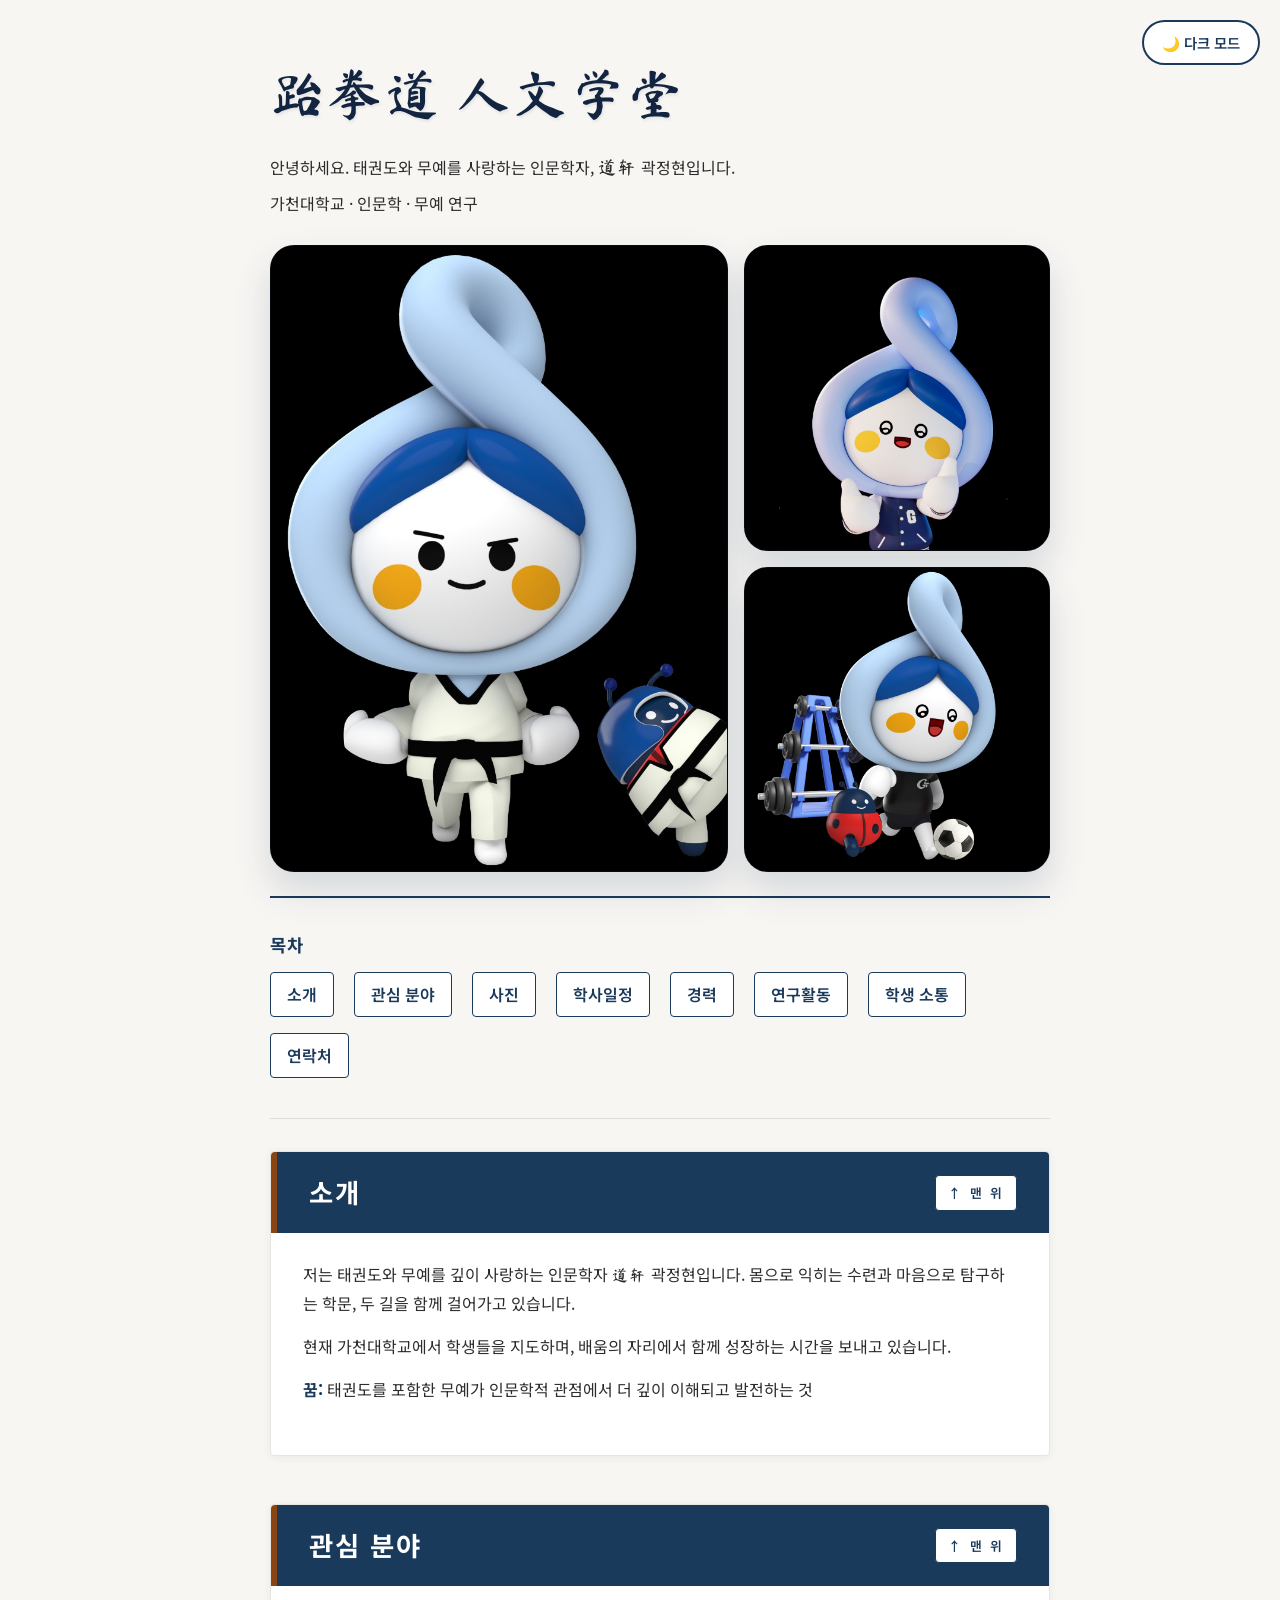
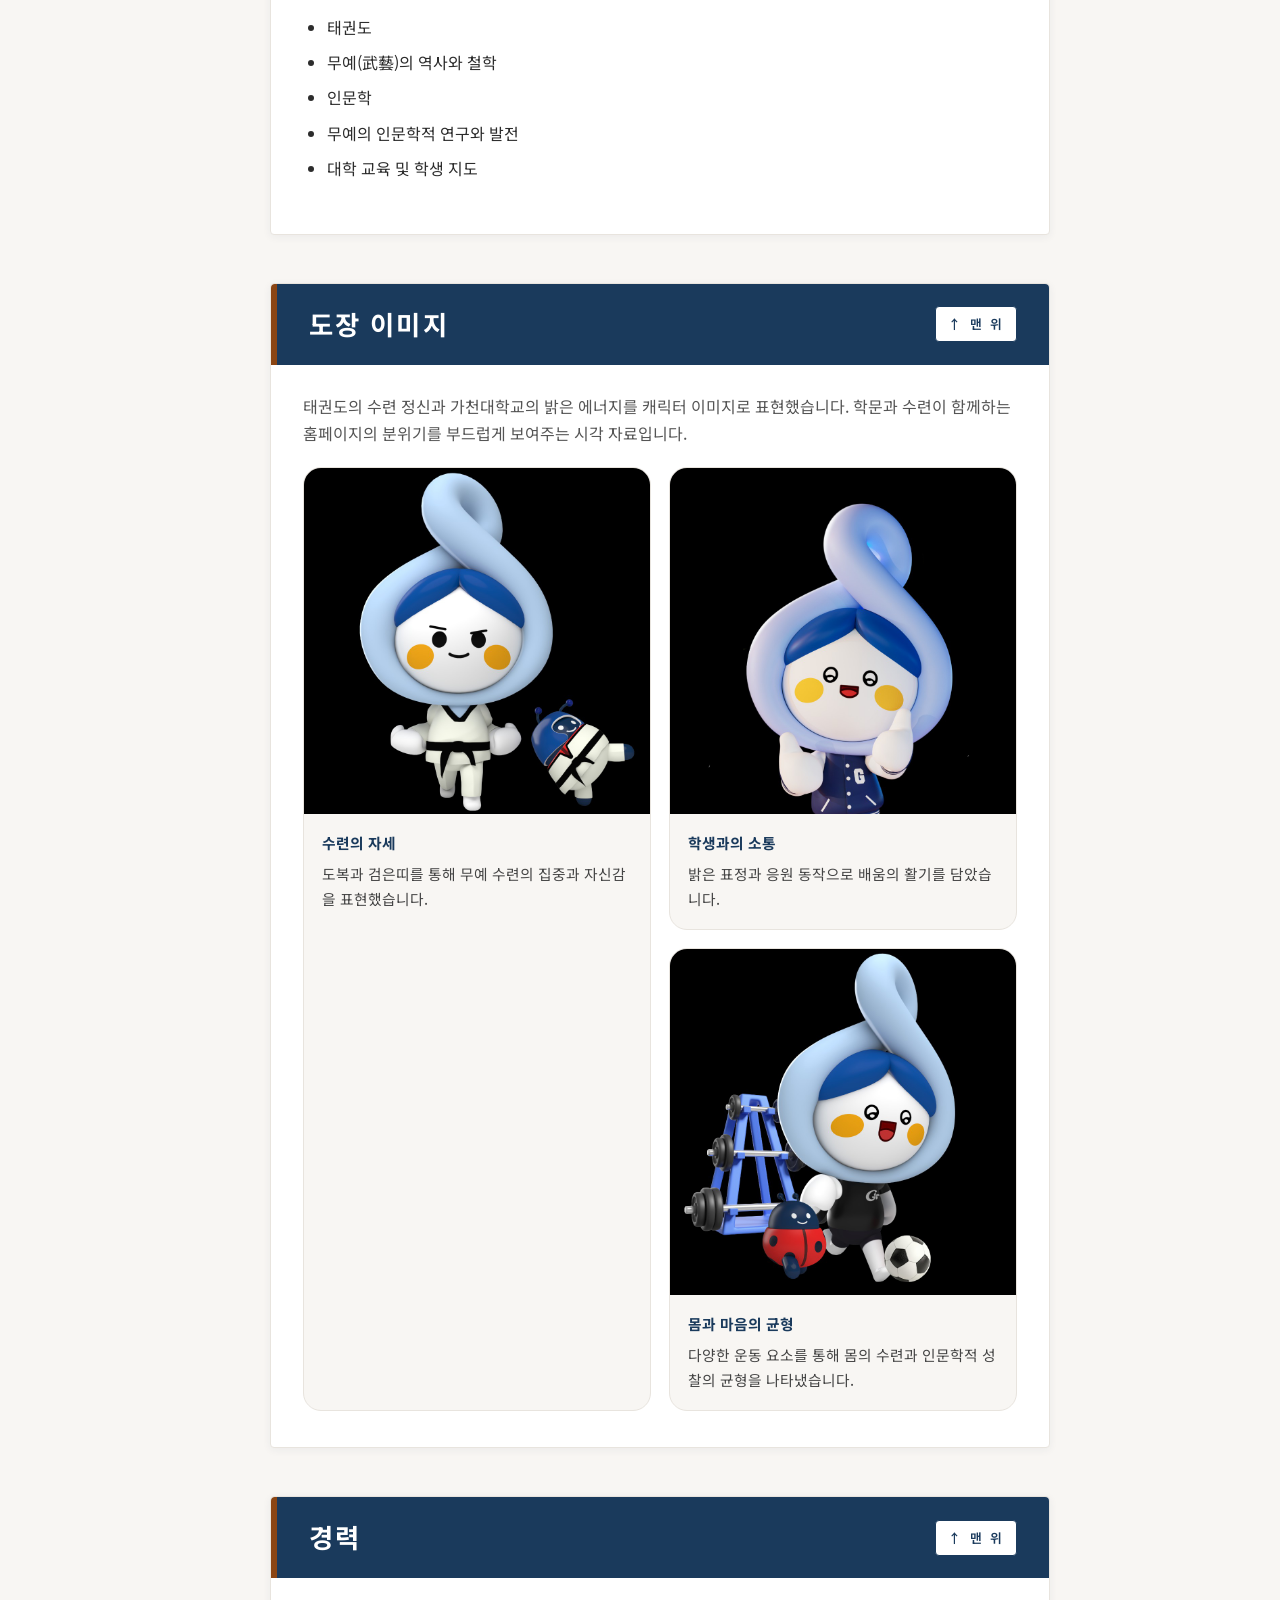
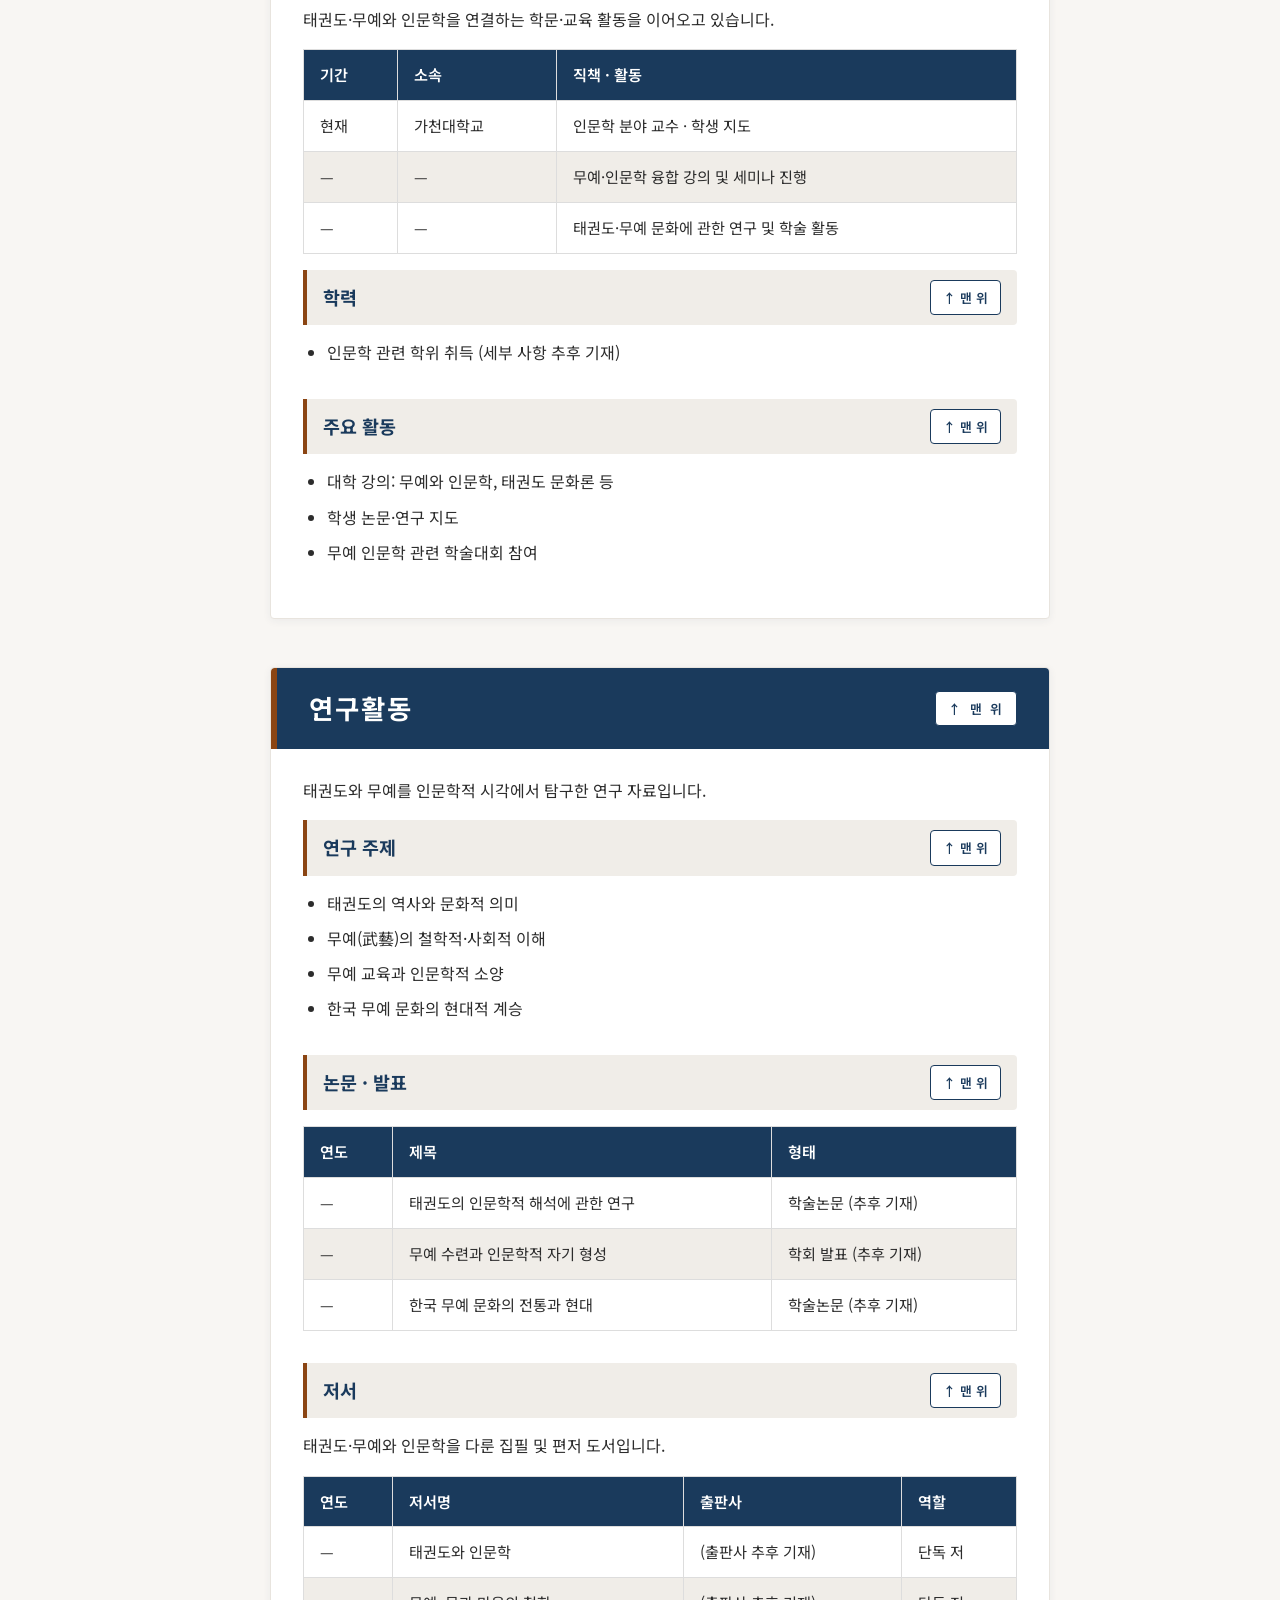
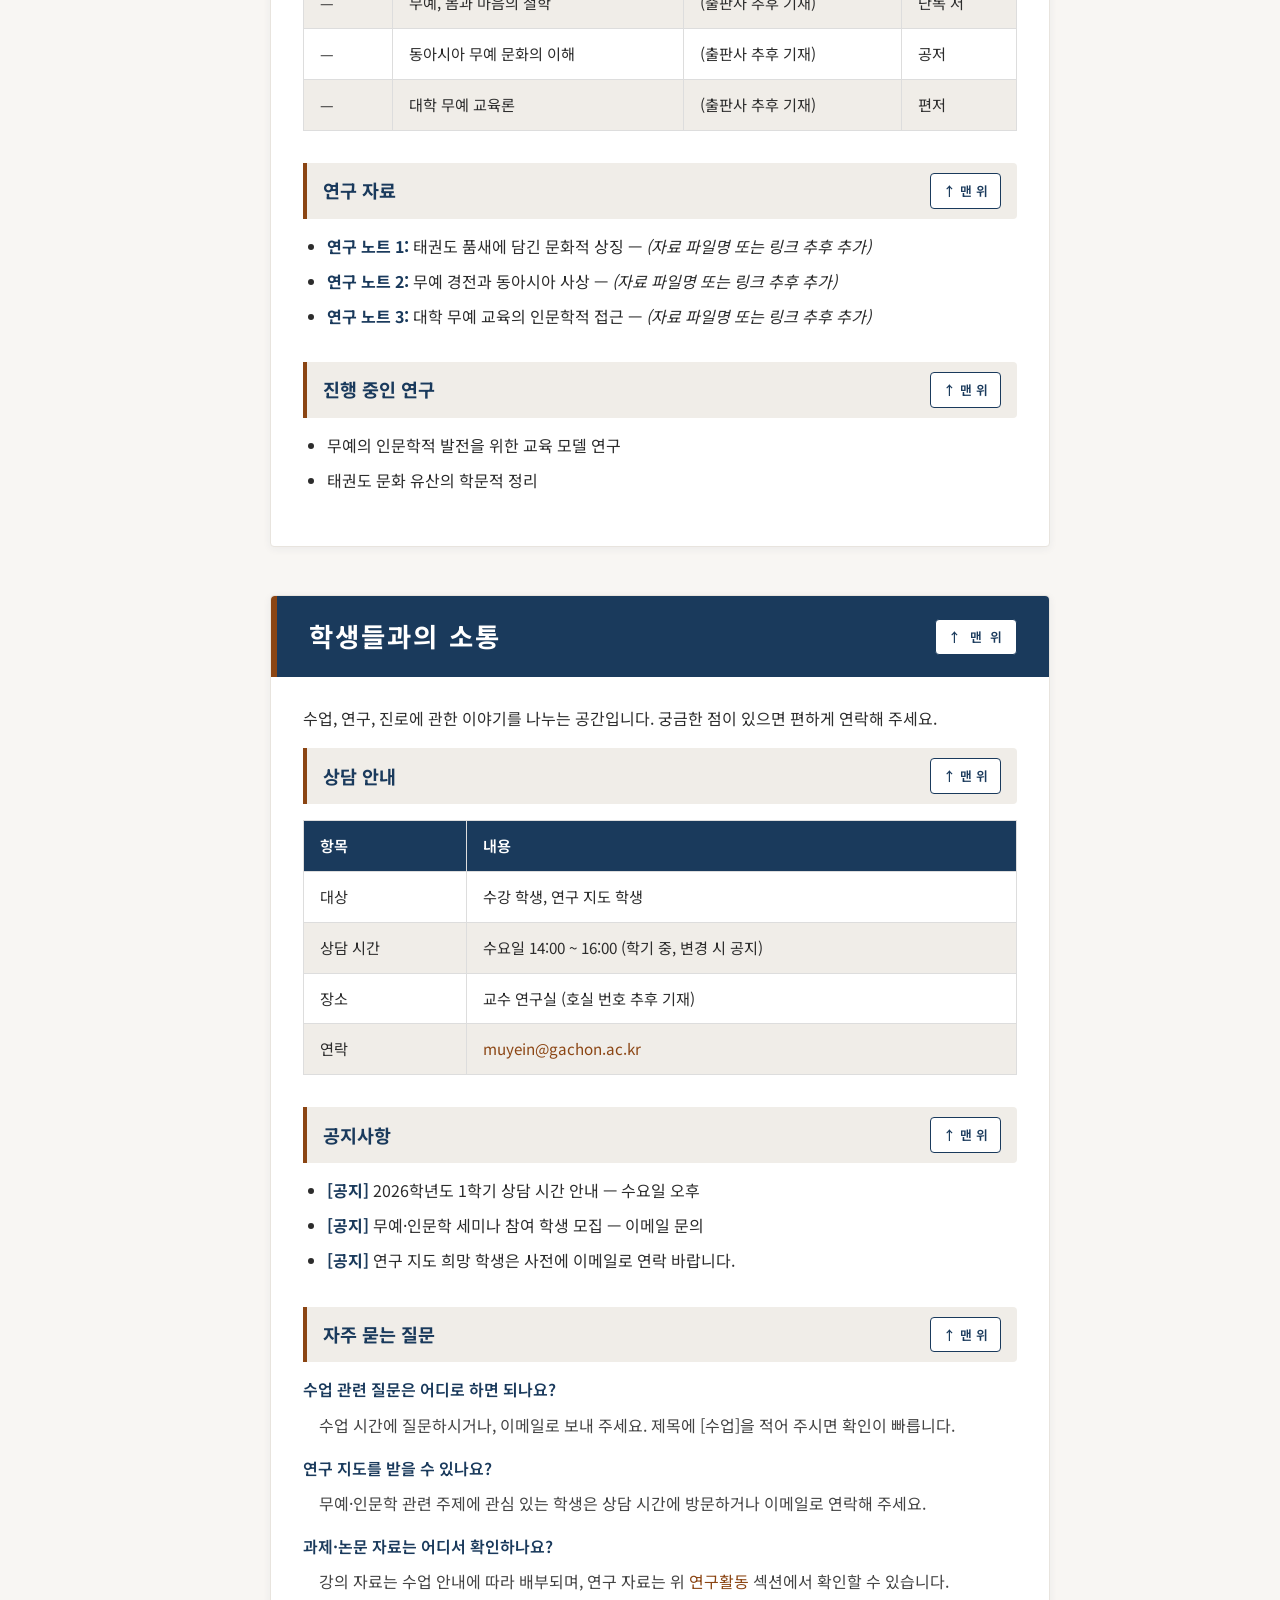
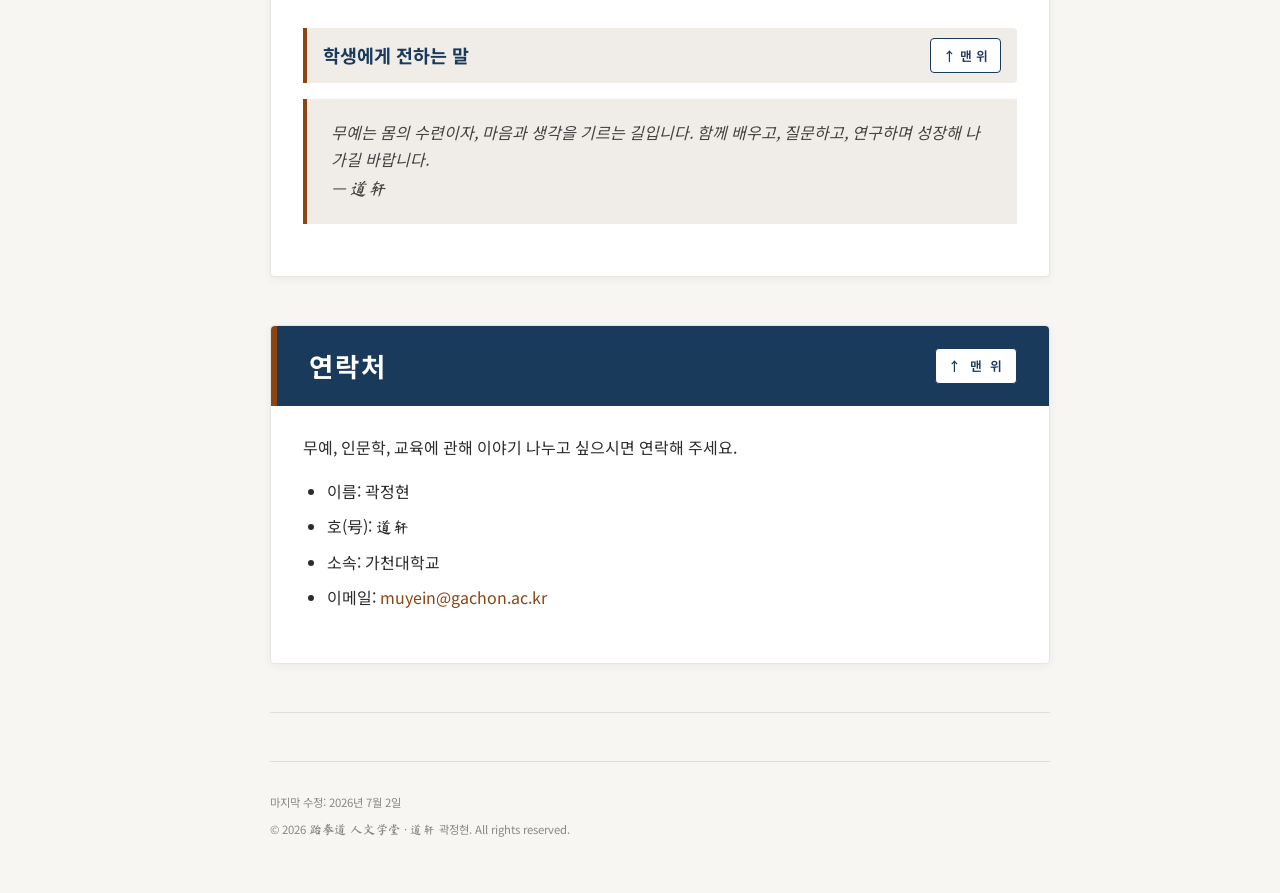
<file: index.html>
<!DOCTYPE html>
<html lang="ko">
<head>
  <meta charset="UTF-8">
  <meta name="viewport" content="width=device-width, initial-scale=1.0">
  <title>跆拳道 人文学堂 - 道軒 곽정현</title>
  <script>
    (function () {
      var saved = localStorage.getItem('theme');
      var prefersDark = window.matchMedia('(prefers-color-scheme: dark)').matches;
      document.documentElement.setAttribute('data-theme', saved || (prefersDark ? 'dark' : 'light'));
    })();
  </script>
  <link rel="preconnect" href="https://fonts.googleapis.com">
  <link rel="preconnect" href="https://fonts.gstatic.com" crossorigin>
  <link href="https://fonts.googleapis.com/css2?family=Ma+Shan+Zheng&family=Long+Cang&family=Noto+Sans+KR:wght@400;500;600;700&display=swap" rel="stylesheet">
  <link rel="stylesheet" href="style.css">
  <link rel="stylesheet" href="style-emphasis.css">
  <link rel="stylesheet" href="style-theme.css">
  <link rel="stylesheet" href="style-top.css">
  <link rel="stylesheet" href="style-script-v8.css">
</head>
<body>

  <button type="button" id="theme-toggle" class="theme-toggle" aria-label="다크 모드로 전환">🌙 다크 모드</button>

  <header id="top">
    <h1 aria-label="跆拳道 人文學堂">跆拳道 人文学堂</h1>
    <p>안녕하세요. 태권도와 무예를 사랑하는 인문학자, <span class="script-name" aria-label="道軒">道轩</span> 곽정현입니다.</p>
    <p>가천대학교 · 인문학 · 무예 연구</p>
    <div class="hero-visual" aria-label="태권도와 가천대학교 캐릭터 이미지">
      <img class="hero-visual__main" src="images/taekwondo-mascot-dobok.png" alt="도복을 입은 태권도 캐릭터">
      <img src="images/taekwondo-mascot-gachon.png" alt="가천대학교 점퍼를 입고 응원하는 캐릭터">
      <img src="images/taekwondo-mascot-sports.png" alt="운동 기구와 축구공 옆에 선 캐릭터">
    </div>
  </header>

  <nav>
    <h2>목차</h2>
    <ul>
      <li><a href="#about">소개</a></li>
      <li><a href="#skills">관심 분야</a></li>
      <li><a href="#gallery">사진</a></li>
      <li><a href="schedule.html">학사일정</a></li>
      <li><a href="#career">경력</a></li>
      <li><a href="#research">연구활동</a></li>
      <li><a href="#students">학생 소통</a></li>
      <li><a href="#contact">연락처</a></li>
    </ul>
  </nav>

  <hr>

  <main>

    <section id="about">
      <h2>소개</h2>
      <p>
        저는 태권도와 무예를 깊이 사랑하는 인문학자 <span class="script-name" aria-label="道軒">道轩</span> 곽정현입니다.
        몸으로 익히는 수련과 마음으로 탐구하는 학문, 두 길을 함께 걸어가고 있습니다.
      </p>
      <p>
        현재 가천대학교에서 학생들을 지도하며, 배움의 자리에서 함께 성장하는 시간을 보내고 있습니다.
      </p>
      <p>
        <strong>꿈:</strong> 태권도를 포함한 무예가 인문학적 관점에서 더 깊이 이해되고 발전하는 것
      </p>
    </section>

    <section id="skills">
      <h2>관심 분야</h2>
      <ul>
        <li>태권도</li>
        <li>무예(武藝)의 역사와 철학</li>
        <li>인문학</li>
        <li>무예의 인문학적 연구와 발전</li>
        <li>대학 교육 및 학생 지도</li>
      </ul>
    </section>

    <section id="gallery">
      <h2>도장 이미지</h2>
      <p class="gallery-intro">
        태권도의 수련 정신과 가천대학교의 밝은 에너지를 캐릭터 이미지로 표현했습니다.
        학문과 수련이 함께하는 홈페이지의 분위기를 부드럽게 보여주는 시각 자료입니다.
      </p>
      <div class="photo-grid">
        <figure class="photo-card photo-card--featured">
          <img src="images/taekwondo-mascot-dobok.png" alt="도복을 입고 자신 있게 서 있는 태권도 캐릭터">
          <figcaption>
            <strong>수련의 자세</strong>
            도복과 검은띠를 통해 무예 수련의 집중과 자신감을 표현했습니다.
          </figcaption>
        </figure>
        <figure class="photo-card">
          <img src="images/taekwondo-mascot-gachon.png" alt="가천대학교 점퍼를 입고 엄지를 든 캐릭터">
          <figcaption>
            <strong>학생과의 소통</strong>
            밝은 표정과 응원 동작으로 배움의 활기를 담았습니다.
          </figcaption>
        </figure>
        <figure class="photo-card">
          <img src="images/taekwondo-mascot-sports.png" alt="운동 기구, 무당이 캐릭터, 축구공과 함께 있는 캐릭터">
          <figcaption>
            <strong>몸과 마음의 균형</strong>
            다양한 운동 요소를 통해 몸의 수련과 인문학적 성찰의 균형을 나타냈습니다.
          </figcaption>
        </figure>
      </div>
    </section>

    <section id="career">
      <h2>경력</h2>
      <p>태권도·무예와 인문학을 연결하는 학문·교육 활동을 이어오고 있습니다.</p>

      <table>
        <tr>
          <th>기간</th>
          <th>소속</th>
          <th>직책 · 활동</th>
        </tr>
        <tr>
          <td>현재</td>
          <td>가천대학교</td>
          <td>인문학 분야 교수 · 학생 지도</td>
        </tr>
        <tr>
          <td>—</td>
          <td>—</td>
          <td>무예·인문학 융합 강의 및 세미나 진행</td>
        </tr>
        <tr>
          <td>—</td>
          <td>—</td>
          <td>태권도·무예 문화에 관한 연구 및 학술 활동</td>
        </tr>
      </table>

      <h3>학력</h3>
      <ul>
        <li>인문학 관련 학위 취득 (세부 사항 추후 기재)</li>
      </ul>

      <h3>주요 활동</h3>
      <ul>
        <li>대학 강의: 무예와 인문학, 태권도 문화론 등</li>
        <li>학생 논문·연구 지도</li>
        <li>무예 인문학 관련 학술대회 참여</li>
      </ul>
    </section>

    <section id="research">
      <h2>연구활동</h2>
      <p>태권도와 무예를 인문학적 시각에서 탐구한 연구 자료입니다.</p>

      <h3>연구 주제</h3>
      <ul>
        <li>태권도의 역사와 문화적 의미</li>
        <li>무예(武藝)의 철학적·사회적 이해</li>
        <li>무예 교육과 인문학적 소양</li>
        <li>한국 무예 문화의 현대적 계승</li>
      </ul>

      <h3>논문 · 발표</h3>
      <table>
        <tr>
          <th>연도</th>
          <th>제목</th>
          <th>형태</th>
        </tr>
        <tr>
          <td>—</td>
          <td>태권도의 인문학적 해석에 관한 연구</td>
          <td>학술논문 (추후 기재)</td>
        </tr>
        <tr>
          <td>—</td>
          <td>무예 수련과 인문학적 자기 형성</td>
          <td>학회 발표 (추후 기재)</td>
        </tr>
        <tr>
          <td>—</td>
          <td>한국 무예 문화의 전통과 현대</td>
          <td>학술논문 (추후 기재)</td>
        </tr>
      </table>

      <h3>저서</h3>
      <p>태권도·무예와 인문학을 다룬 집필 및 편저 도서입니다.</p>
      <table>
        <tr>
          <th>연도</th>
          <th>저서명</th>
          <th>출판사</th>
          <th>역할</th>
        </tr>
        <tr>
          <td>—</td>
          <td>태권도와 인문학</td>
          <td>(출판사 추후 기재)</td>
          <td>단독 저</td>
        </tr>
        <tr>
          <td>—</td>
          <td>무예, 몸과 마음의 철학</td>
          <td>(출판사 추후 기재)</td>
          <td>단독 저</td>
        </tr>
        <tr>
          <td>—</td>
          <td>동아시아 무예 문화의 이해</td>
          <td>(출판사 추후 기재)</td>
          <td>공저</td>
        </tr>
        <tr>
          <td>—</td>
          <td>대학 무예 교육론</td>
          <td>(출판사 추후 기재)</td>
          <td>편저</td>
        </tr>
      </table>

      <h3>연구 자료</h3>
      <ul>
        <li>
          <strong>연구 노트 1:</strong> 태권도 품새에 담긴 문화적 상징
          — <em>(자료 파일명 또는 링크 추후 추가)</em>
        </li>
        <li>
          <strong>연구 노트 2:</strong> 무예 경전과 동아시아 사상
          — <em>(자료 파일명 또는 링크 추후 추가)</em>
        </li>
        <li>
          <strong>연구 노트 3:</strong> 대학 무예 교육의 인문학적 접근
          — <em>(자료 파일명 또는 링크 추후 추가)</em>
        </li>
      </ul>

      <h3>진행 중인 연구</h3>
      <ul>
        <li>무예의 인문학적 발전을 위한 교육 모델 연구</li>
        <li>태권도 문화 유산의 학문적 정리</li>
      </ul>
    </section>

    <section id="students">
      <h2>학생들과의 소통</h2>
      <p>
        수업, 연구, 진로에 관한 이야기를 나누는 공간입니다.
        궁금한 점이 있으면 편하게 연락해 주세요.
      </p>

      <h3>상담 안내</h3>
      <table>
        <tr>
          <th>항목</th>
          <th>내용</th>
        </tr>
        <tr>
          <td>대상</td>
          <td>수강 학생, 연구 지도 학생</td>
        </tr>
        <tr>
          <td>상담 시간</td>
          <td>수요일 14:00 ~ 16:00 (학기 중, 변경 시 공지)</td>
        </tr>
        <tr>
          <td>장소</td>
          <td>교수 연구실 (호실 번호 추후 기재)</td>
        </tr>
        <tr>
          <td>연락</td>
          <td><a href="mailto:muyein@gachon.ac.kr">muyein@gachon.ac.kr</a></td>
        </tr>
      </table>

      <h3>공지사항</h3>
      <ul>
        <li><strong>[공지]</strong> 2026학년도 1학기 상담 시간 안내 — 수요일 오후</li>
        <li><strong>[공지]</strong> 무예·인문학 세미나 참여 학생 모집 — 이메일 문의</li>
        <li><strong>[공지]</strong> 연구 지도 희망 학생은 사전에 이메일로 연락 바랍니다.</li>
      </ul>

      <h3>자주 묻는 질문</h3>
      <dl>
        <dt>수업 관련 질문은 어디로 하면 되나요?</dt>
        <dd>수업 시간에 질문하시거나, 이메일로 보내 주세요. 제목에 [수업]을 적어 주시면 확인이 빠릅니다.</dd>

        <dt>연구 지도를 받을 수 있나요?</dt>
        <dd>무예·인문학 관련 주제에 관심 있는 학생은 상담 시간에 방문하거나 이메일로 연락해 주세요.</dd>

        <dt>과제·논문 자료는 어디서 확인하나요?</dt>
        <dd>강의 자료는 수업 안내에 따라 배부되며, 연구 자료는 위 <a href="#research">연구활동</a> 섹션에서 확인할 수 있습니다.</dd>
      </dl>

      <h3>학생에게 전하는 말</h3>
      <blockquote>
        <p>
          무예는 몸의 수련이자, 마음과 생각을 기르는 길입니다.
          함께 배우고, 질문하고, 연구하며 성장해 나가길 바랍니다.
        </p>
        <p>— <span class="script-name" aria-label="道軒">道轩</span></p>
      </blockquote>
    </section>

    <section id="contact">
      <h2>연락처</h2>
      <p>무예, 인문학, 교육에 관해 이야기 나누고 싶으시면 연락해 주세요.</p>
      <ul>
        <li>이름: 곽정현</li>
        <li>호(号): <span class="script-name" aria-label="道軒">道轩</span></li>
        <li>소속: 가천대학교</li>
        <li>이메일: <a href="mailto:muyein@gachon.ac.kr">muyein@gachon.ac.kr</a></li>
      </ul>
    </section>

  </main>

  <hr>

  <footer>
    <p><small>마지막 수정: 2026년 7월 2일</small></p>
    <p><small>&copy; 2026 <span class="site-name-script" aria-label="跆拳道 人文學堂">跆拳道 人文学堂</span> · <span class="script-name" aria-label="道軒">道轩</span> 곽정현. All rights reserved.</small></p>
  </footer>

  <script src="theme.js"></script>
  <script src="top.js"></script>
</body>
</html>
</file>
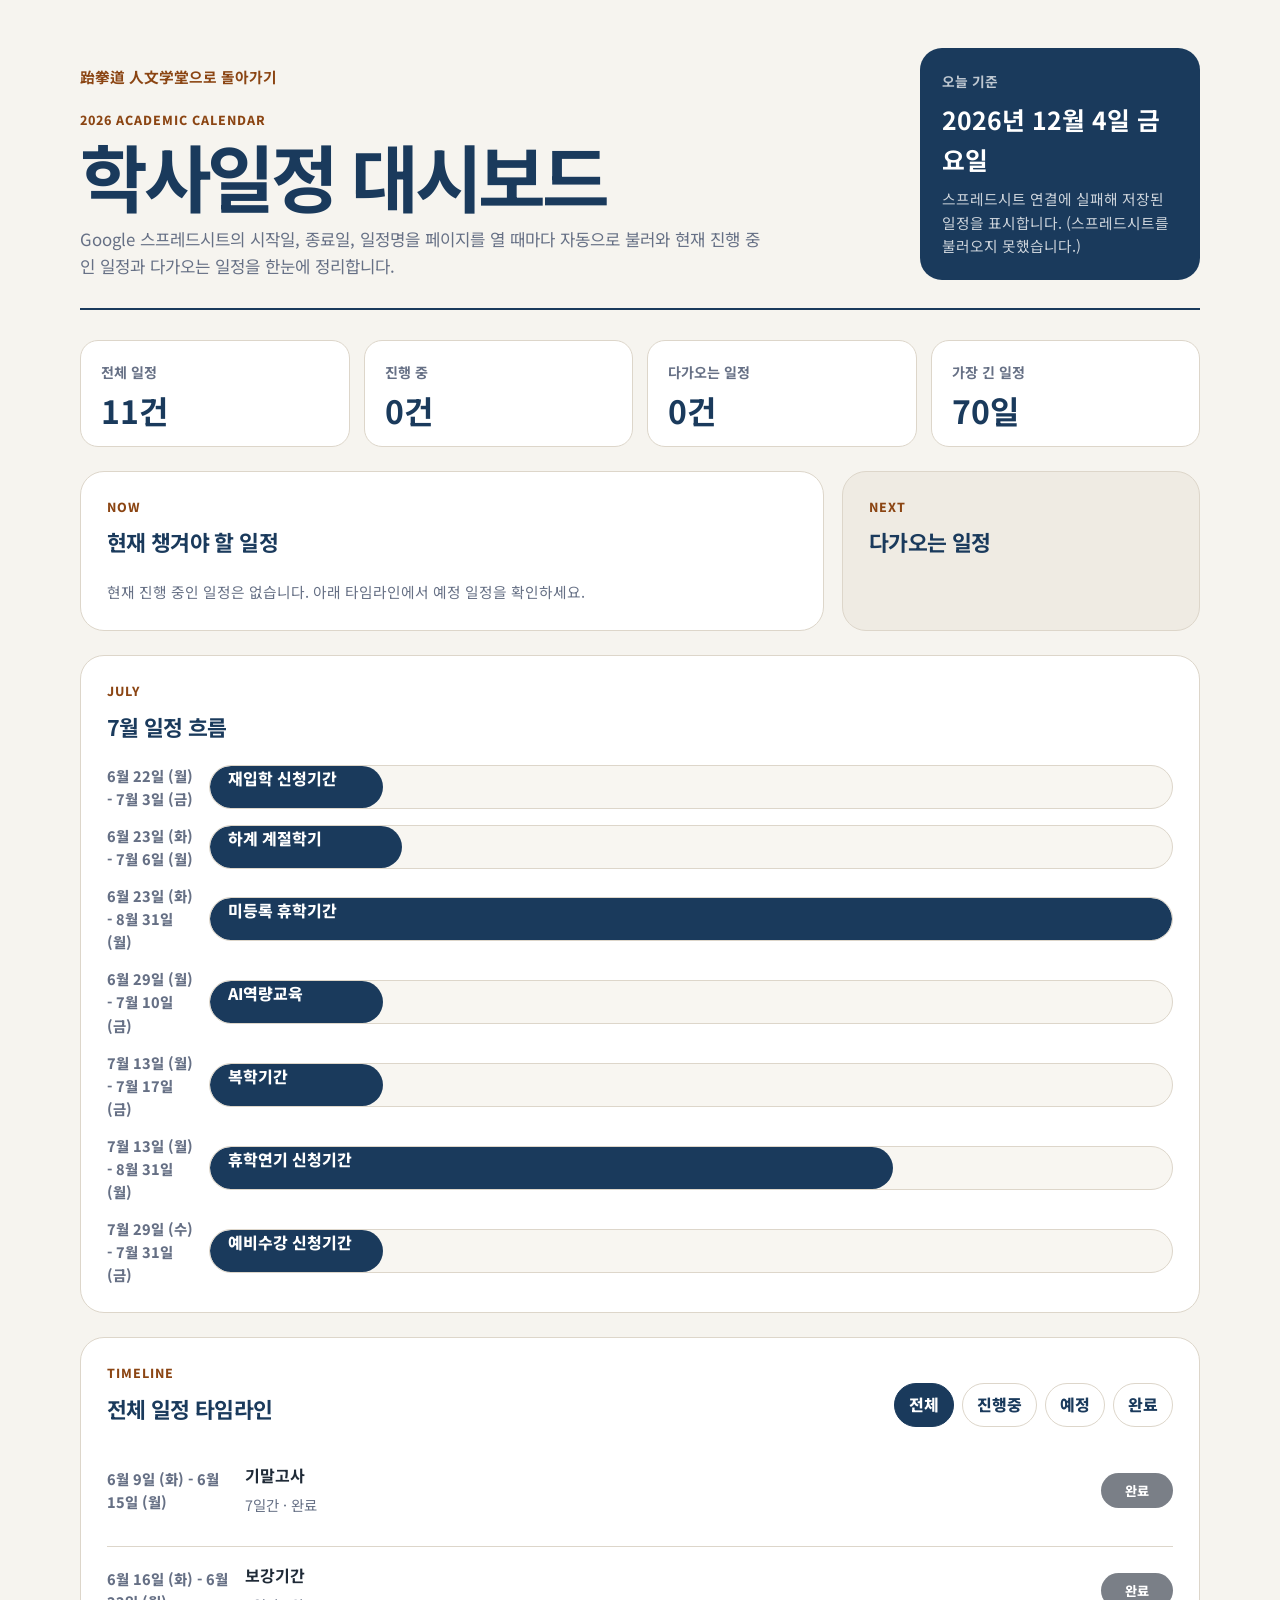
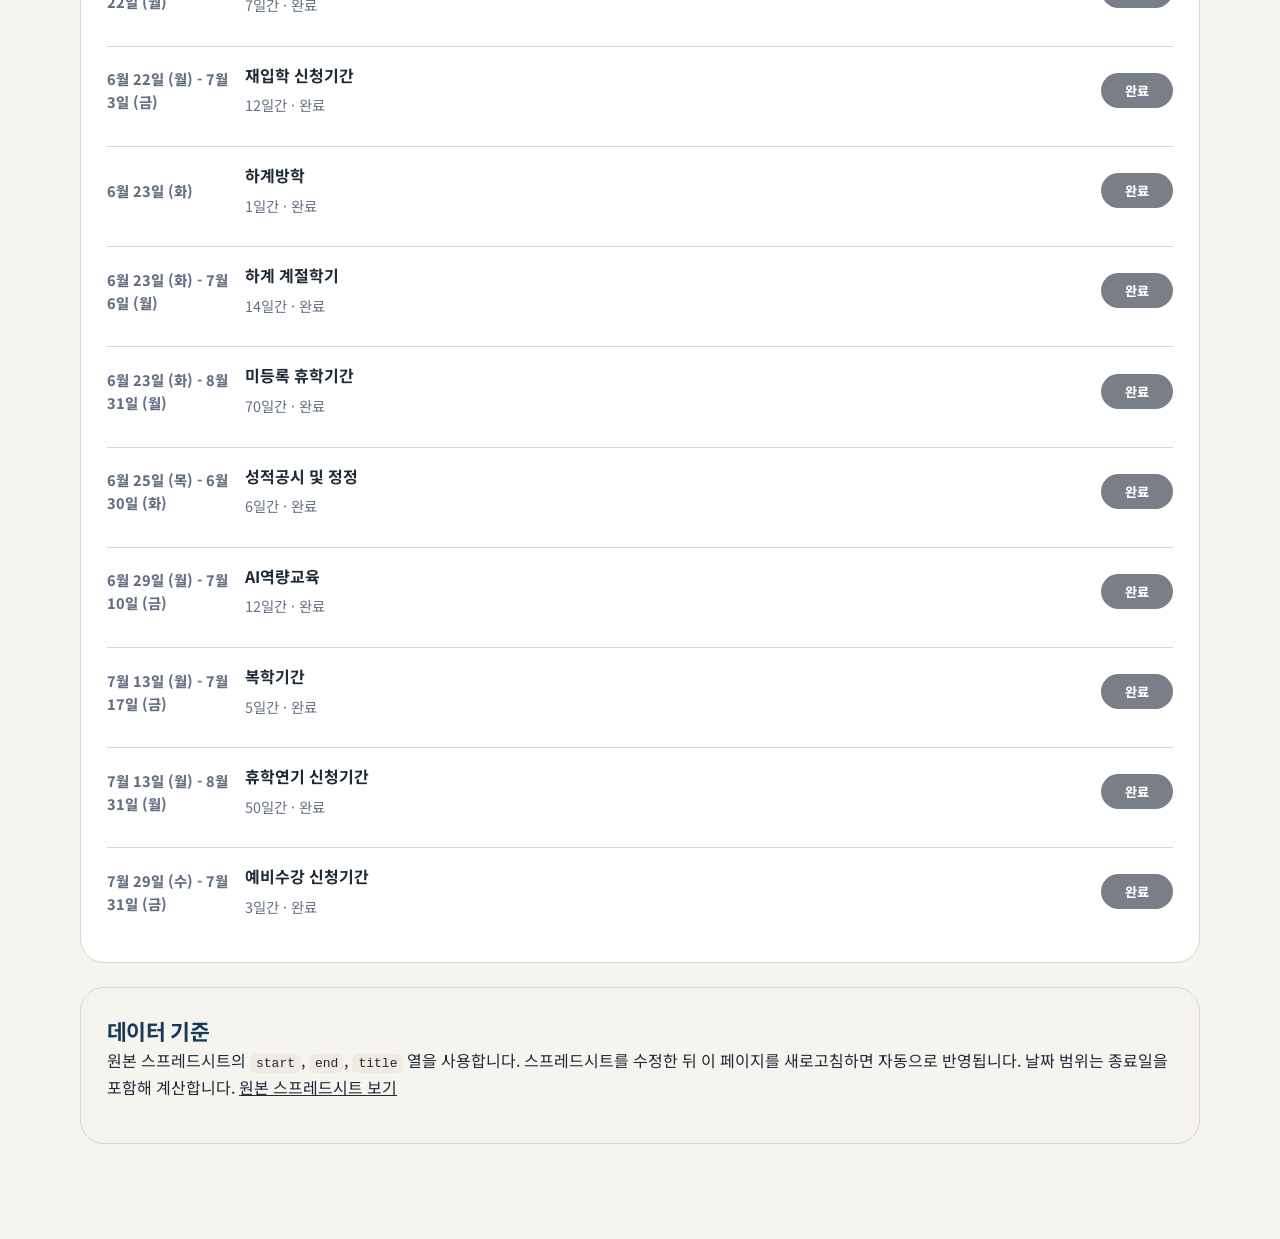
<file: schedule.html>
<!DOCTYPE html>
<html lang="ko">
<head>
  <meta charset="UTF-8">
  <meta name="viewport" content="width=device-width, initial-scale=1.0">
  <title>2026 학사일정 대시보드 - 跆拳道 人文学堂</title>
  <link rel="preconnect" href="https://fonts.googleapis.com">
  <link rel="preconnect" href="https://fonts.gstatic.com" crossorigin>
  <link href="https://fonts.googleapis.com/css2?family=Noto+Sans+KR:wght@400;500;600;700;800&display=swap" rel="stylesheet">
  <link rel="stylesheet" href="schedule.css">
</head>
<body>
  <header class="dashboard-hero">
    <div>
      <a class="home-link" href="index.html">跆拳道 人文学堂으로 돌아가기</a>
      <p class="eyebrow">2026 Academic Calendar</p>
      <h1>학사일정 대시보드</h1>
      <p class="hero-copy">
        Google 스프레드시트의 시작일, 종료일, 일정명을 페이지를 열 때마다 자동으로 불러와
        현재 진행 중인 일정과 다가오는 일정을 한눈에 정리합니다.
      </p>
    </div>
    <aside class="today-panel">
      <span>오늘 기준</span>
      <strong id="todayLabel">-</strong>
      <p id="todaySummary">일정을 불러오는 중입니다.</p>
    </aside>
  </header>

  <main>
    <section class="summary-grid" aria-label="학사일정 요약" id="summaryGrid"></section>

    <section class="focus-layout">
      <article class="focus-card">
        <div class="section-title">
          <p class="eyebrow">Now</p>
          <h2>현재 챙겨야 할 일정</h2>
        </div>
        <div id="activeList" class="active-list"></div>
      </article>

      <article class="focus-card compact">
        <div class="section-title">
          <p class="eyebrow">Next</p>
          <h2>다가오는 일정</h2>
        </div>
        <ol id="upcomingList" class="upcoming-list"></ol>
      </article>
    </section>

    <section class="dashboard-section">
      <div class="section-title">
        <p class="eyebrow">July</p>
        <h2>7월 일정 흐름</h2>
      </div>
      <div id="monthFlow" class="month-flow"></div>
    </section>

    <section class="dashboard-section">
      <div class="section-title with-actions">
        <div>
          <p class="eyebrow">Timeline</p>
          <h2>전체 일정 타임라인</h2>
        </div>
        <div class="filter-group" aria-label="일정 상태 필터">
          <button class="filter-button is-active" type="button" data-filter="all">전체</button>
          <button class="filter-button" type="button" data-filter="active">진행중</button>
          <button class="filter-button" type="button" data-filter="upcoming">예정</button>
          <button class="filter-button" type="button" data-filter="completed">완료</button>
        </div>
      </div>
      <div id="timeline" class="timeline"></div>
    </section>

    <section class="dashboard-section source-note">
      <h2>데이터 기준</h2>
      <p>
        원본 스프레드시트의 <code>start</code>, <code>end</code>, <code>title</code> 열을 사용합니다.
        스프레드시트를 수정한 뒤 이 페이지를 새로고침하면 자동으로 반영됩니다.
        날짜 범위는 종료일을 포함해 계산합니다.
        <a href="https://docs.google.com/spreadsheets/d/143Sx6U4qlHvA29a3QmnWuwgo-xXqkLgd/edit?gid=1349414445#gid=1349414445" target="_blank" rel="noreferrer">원본 스프레드시트 보기</a>
      </p>
    </section>
  </main>

  <script src="schedule.js"></script>
</body>
</html>
</file>
<file: style.css>
/* 전역 */
* {
  box-sizing: border-box;
}

html {
  scroll-behavior: smooth;
}

body {
  margin: 0 auto;
  padding: 48px 40px 48px 80px;
  max-width: 900px;
  background-color: #f8f6f3;
  color: #2c2c2c;
  font-family: 'Noto Sans KR', sans-serif;
  font-size: 16px;
  line-height: 1.7;
}

/* header */
header {
  margin-bottom: 32px;
  padding-bottom: 24px;
  border-bottom: 2px solid #1a3a5c;
}

header h1 {
  margin: 0 0 12px;
  color: #1a3a5c;
  font-size: 2.2rem;
  font-weight: 700;
  letter-spacing: 0.05em;
}

header p {
  margin: 6px 0;
}

header p:last-child {
  color: #8b4513;
  font-size: 0.95rem;
}

img {
  display: block;
  max-width: 100%;
}

.hero-visual {
  display: grid;
  grid-template-columns: minmax(0, 1.2fr) minmax(120px, 0.8fr);
  gap: 16px;
  margin-top: 28px;
}

.hero-visual img {
  width: 100%;
  height: 100%;
  min-height: 180px;
  object-fit: cover;
  object-position: center;
  background-color: #050505;
  border: 1px solid rgba(26, 58, 92, 0.12);
  border-radius: 24px;
  box-shadow: 0 18px 36px rgba(26, 58, 92, 0.16);
}

.hero-visual__main {
  grid-row: span 2;
}

/* nav */
nav {
  margin-bottom: 24px;
}

nav h2 {
  margin: 0 0 12px;
  font-size: 1rem;
  color: #666;
  font-weight: 500;
}

nav ul {
  display: flex;
  flex-wrap: wrap;
  gap: 8px 20px;
  margin: 0;
  padding: 0;
  list-style: none;
}

nav a {
  color: #1a3a5c;
  text-decoration: none;
  font-weight: 500;
  padding: 4px 0;
  border-bottom: 2px solid transparent;
  transition: color 0.2s, border-color 0.2s;
}

nav a:hover {
  color: #8b4513;
  border-bottom-color: #8b4513;
}

/* hr */
hr {
  border: none;
  border-top: 1px solid #ddd;
  margin: 32px 0;
}

/* section */
section {
  margin-bottom: 48px;
}

section h2 {
  margin: 0 0 20px;
  padding-bottom: 8px;
  border-bottom: 1px solid #1a3a5c;
  color: #1a3a5c;
  font-size: 1.5rem;
  font-weight: 600;
}

section h3 {
  margin: 28px 0 12px;
  color: #2c2c2c;
  font-size: 1.1rem;
  font-weight: 600;
}

section p {
  margin: 0 0 16px;
}

.gallery-intro {
  color: #555;
}

.photo-grid {
  display: grid;
  grid-template-columns: repeat(2, minmax(0, 1fr));
  gap: 18px;
  margin-top: 20px;
}

.photo-card {
  margin: 0;
  overflow: hidden;
  background-color: #f8f6f3;
  border: 1px solid #e8e4de;
  border-radius: 18px;
}

.photo-card--featured {
  grid-row: span 2;
}

.photo-card img {
  width: 100%;
  aspect-ratio: 1 / 1;
  object-fit: cover;
  background-color: #050505;
}

.photo-card figcaption {
  padding: 16px 18px 18px;
  color: #444;
  font-size: 0.92rem;
}

.photo-card figcaption strong {
  display: block;
  margin-bottom: 6px;
}

/* table */
table {
  width: 100%;
  margin: 16px 0;
  border-collapse: collapse;
  font-size: 0.95rem;
}

th,
td {
  padding: 12px 16px;
  text-align: left;
  border: 1px solid #ddd;
}

th {
  background-color: #1a3a5c;
  color: #fff;
  font-weight: 600;
}

tr:nth-child(even) {
  background-color: #fff;
}

tr:nth-child(odd) {
  background-color: #f0ede8;
}

/* ul */
ul {
  margin: 0 0 16px;
  padding-left: 24px;
}

ul li {
  margin-bottom: 8px;
}

/* dl (FAQ) */
dl {
  margin: 0 0 16px;
}

dt {
  margin-top: 16px;
  font-weight: 600;
  color: #1a3a5c;
}

dt:first-child {
  margin-top: 0;
}

dd {
  margin: 8px 0 0 16px;
  color: #444;
}

/* blockquote */
blockquote {
  margin: 16px 0;
  padding: 20px 24px;
  background-color: #f0ede8;
  border-left: 4px solid #8b4513;
}

blockquote p {
  margin: 0;
  font-style: italic;
  color: #444;
}

/* links */
a {
  color: #8b4513;
  text-decoration: none;
  transition: color 0.2s;
}

a:hover {
  color: #1a3a5c;
  text-decoration: underline;
}

/* strong */
strong {
  color: #1a3a5c;
}

/* footer */
footer {
  margin-top: 48px;
  padding-top: 24px;
  border-top: 1px solid #ddd;
  color: #888;
  font-size: 0.85rem;
}

footer p {
  margin: 4px 0;
}

/* 반응형 */
@media (max-width: 768px) {
  body {
    padding: 32px 24px;
  }

  header h1 {
    font-size: 1.8rem;
  }

  .hero-visual,
  .photo-grid {
    grid-template-columns: 1fr;
  }

  .hero-visual img {
    min-height: auto;
  }

  .hero-visual__main,
  .photo-card--featured {
    grid-row: auto;
  }

  nav ul {
    flex-direction: column;
    gap: 4px;
  }

  table {
    font-size: 0.85rem;
  }

  th,
  td {
    padding: 8px 12px;
  }
}
</file>
<file: style-emphasis.css>
/* 섹션 제목 강조 스타일 (style.css 위에 덮어씀) */

main section {
  padding: 28px 32px 36px;
  background-color: #fff;
  border: 1px solid #e8e4de;
  border-radius: 4px;
  box-shadow: 0 2px 8px rgba(26, 58, 92, 0.06);
}

main section h2 {
  margin: -28px -32px 28px;
  padding: 18px 32px;
  background-color: #1a3a5c;
  color: #fff;
  font-size: 1.65rem;
  font-weight: 700;
  letter-spacing: 0.08em;
  border-bottom: none;
  border-left: 6px solid #8b4513;
  border-radius: 4px 4px 0 0;
}

main section h3 {
  margin: 32px 0 14px;
  padding: 10px 16px;
  background-color: #f0ede8;
  border-left: 4px solid #8b4513;
  color: #1a3a5c;
  font-size: 1.15rem;
  font-weight: 700;
}

main section h3:first-of-type {
  margin-top: 0;
}

/* 목차 nav 링크도 강조 */
nav ul li a {
  display: inline-block;
  padding: 8px 16px;
  background-color: #fff;
  border: 1px solid #1a3a5c;
  border-radius: 4px;
  font-weight: 600;
  transition: background-color 0.2s, color 0.2s, border-color 0.2s;
}

nav ul li a:hover {
  background-color: #1a3a5c;
  color: #fff;
  border-color: #1a3a5c;
  border-bottom-color: #1a3a5c;
  text-decoration: none;
}

nav h2 {
  font-size: 1.1rem;
  font-weight: 700;
  color: #1a3a5c;
  letter-spacing: 0.05em;
}

/* 반응형 */
@media (max-width: 768px) {
  main section {
    padding: 20px 20px 28px;
  }

  main section h2 {
    margin: -20px -20px 20px;
    padding: 14px 20px;
    font-size: 1.35rem;
    letter-spacing: 0.05em;
  }

  main section h3 {
    padding: 8px 12px;
    font-size: 1.05rem;
  }

  nav ul li a {
    padding: 6px 12px;
    font-size: 0.9rem;
  }
}
</file>
<file: style-theme.css>
/* 테마 토글 버튼 */
.theme-toggle {
  position: fixed;
  top: 20px;
  right: 20px;
  z-index: 100;
  padding: 10px 18px;
  background-color: var(--toggle-bg);
  color: var(--toggle-text);
  border: 2px solid var(--toggle-border);
  border-radius: 24px;
  font-family: 'Noto Sans KR', sans-serif;
  font-size: 0.9rem;
  font-weight: 600;
  cursor: pointer;
  transition: background-color 0.2s, color 0.2s, border-color 0.2s;
}

.theme-toggle:hover {
  background-color: var(--toggle-hover-bg);
  color: var(--toggle-hover-text);
}

/* 라이트 모드 (기본) */
:root {
  --bg-body: #f8f6f3;
  --text-body: #2c2c2c;
  --text-muted: #666;
  --text-sub: #444;
  --text-footer: #888;
  --color-primary: #1a3a5c;
  --color-accent: #8b4513;
  --border-light: #ddd;
  --border-section: #e8e4de;
  --bg-card: #fff;
  --bg-alt: #f0ede8;
  --bg-table-even: #fff;
  --bg-table-odd: #f0ede8;
  --shadow-card: rgba(26, 58, 92, 0.06);
  --toggle-bg: #fff;
  --toggle-text: #1a3a5c;
  --toggle-border: #1a3a5c;
  --toggle-hover-bg: #1a3a5c;
  --toggle-hover-text: #fff;
}

/* 다크 모드 */
[data-theme="dark"] {
  --bg-body: #1c1c1e;
  --text-body: #e8e6e3;
  --text-muted: #a0a0a0;
  --text-sub: #c8c6c3;
  --text-footer: #888;
  --color-primary: #6ba3d6;
  --color-accent: #d4a574;
  --border-light: #3a3a3c;
  --border-section: #3a3a3c;
  --bg-card: #2c2c2e;
  --bg-alt: #3a3a3c;
  --bg-table-even: #2c2c2e;
  --bg-table-odd: #363638;
  --shadow-card: rgba(0, 0, 0, 0.3);
  --toggle-bg: #2c2c2e;
  --toggle-text: #e8e6e3;
  --toggle-border: #6ba3d6;
  --toggle-hover-bg: #6ba3d6;
  --toggle-hover-text: #1c1c1e;
}

[data-theme="dark"] body {
  background-color: var(--bg-body);
  color: var(--text-body);
}

[data-theme="dark"] header {
  border-bottom-color: var(--color-primary);
}

[data-theme="dark"] header h1 {
  color: var(--color-primary);
}

[data-theme="dark"] header p:last-child {
  color: var(--color-accent);
}

[data-theme="dark"] nav h2 {
  color: var(--text-muted);
}

[data-theme="dark"] nav ul li a {
  background-color: var(--bg-card);
  border-color: var(--color-primary);
  color: var(--color-primary);
}

[data-theme="dark"] nav ul li a:hover {
  background-color: var(--color-primary);
  color: var(--bg-body);
  border-color: var(--color-primary);
}

[data-theme="dark"] hr {
  border-top-color: var(--border-light);
}

[data-theme="dark"] section h2 {
  border-bottom-color: var(--color-primary);
  color: var(--color-primary);
}

[data-theme="dark"] section h3 {
  color: var(--text-body);
}

[data-theme="dark"] main section {
  background-color: var(--bg-card);
  border-color: var(--border-section);
  box-shadow: 0 2px 8px var(--shadow-card);
}

[data-theme="dark"] main section h2 {
  background-color: var(--color-primary);
  color: #1c1c1e;
  border-left-color: var(--color-accent);
}

[data-theme="dark"] main section h3 {
  background-color: var(--bg-alt);
  border-left-color: var(--color-accent);
  color: var(--color-primary);
}

[data-theme="dark"] .gallery-intro,
[data-theme="dark"] .photo-card figcaption {
  color: var(--text-sub);
}

[data-theme="dark"] .photo-card {
  background-color: var(--bg-alt);
  border-color: var(--border-section);
}

[data-theme="dark"] th,
[data-theme="dark"] td {
  border-color: var(--border-light);
}

[data-theme="dark"] th {
  background-color: var(--color-primary);
  color: #1c1c1e;
}

[data-theme="dark"] tr:nth-child(even) {
  background-color: var(--bg-table-even);
}

[data-theme="dark"] tr:nth-child(odd) {
  background-color: var(--bg-table-odd);
}

[data-theme="dark"] dt {
  color: var(--color-primary);
}

[data-theme="dark"] dd {
  color: var(--text-sub);
}

[data-theme="dark"] blockquote {
  background-color: var(--bg-alt);
  border-left-color: var(--color-accent);
}

[data-theme="dark"] blockquote p {
  color: var(--text-sub);
}

[data-theme="dark"] a {
  color: var(--color-accent);
}

[data-theme="dark"] a:hover {
  color: var(--color-primary);
}

[data-theme="dark"] strong {
  color: var(--color-primary);
}

[data-theme="dark"] footer {
  border-top-color: var(--border-light);
  color: var(--text-footer);
}

@media (max-width: 768px) {
  .theme-toggle {
    top: 12px;
    right: 12px;
    padding: 8px 14px;
    font-size: 0.85rem;
  }
}
</file>
<file: style-top.css>
/* 대제목(h2) + 맨 위로 버튼 */
main section h2.section-heading-with-top {
  display: flex;
  align-items: center;
  justify-content: space-between;
  gap: 12px;
}

main section h2.section-heading-with-top span {
  flex: 1;
}

.to-top-btn--section {
  flex-shrink: 0;
  background-color: rgba(255, 255, 255, 0.15);
  color: #fff;
  border-color: rgba(255, 255, 255, 0.6);
}

.to-top-btn--section:hover {
  background-color: #fff;
  color: #1a3a5c;
  border-color: #fff;
}

[data-theme="dark"] .to-top-btn--section {
  background-color: rgba(28, 28, 30, 0.3);
  color: #1c1c1e;
  border-color: rgba(28, 28, 30, 0.5);
}

[data-theme="dark"] .to-top-btn--section:hover {
  background-color: #1c1c1e;
  color: var(--color-primary);
  border-color: #1c1c1e;
}

/* 소제목(h3) + 맨 위로 버튼 */
.subheading-wrap {
  display: flex;
  align-items: center;
  justify-content: space-between;
  gap: 12px;
  margin: 32px 0 14px;
  padding: 10px 16px;
  background-color: #f0ede8;
  border-left: 4px solid #8b4513;
  border-radius: 0 4px 4px 0;
}

.subheading-wrap:first-of-type {
  margin-top: 0;
}

.subheading-wrap h3 {
  margin: 0;
  padding: 0;
  background: none;
  border: none;
  color: #1a3a5c;
  font-size: 1.15rem;
  font-weight: 700;
  flex: 1;
}

.to-top-btn {
  flex-shrink: 0;
  padding: 6px 12px;
  background-color: #fff;
  color: #1a3a5c;
  border: 1px solid #1a3a5c;
  border-radius: 4px;
  font-family: 'Noto Sans KR', sans-serif;
  font-size: 0.8rem;
  font-weight: 600;
  text-decoration: none;
  white-space: nowrap;
  transition: background-color 0.2s, color 0.2s;
}

.to-top-btn:hover {
  background-color: #1a3a5c;
  color: #fff;
  text-decoration: none;
}

[data-theme="dark"] .subheading-wrap {
  background-color: var(--bg-alt);
  border-left-color: var(--color-accent);
}

[data-theme="dark"] .subheading-wrap h3 {
  color: var(--color-primary);
}

[data-theme="dark"] .to-top-btn {
  background-color: var(--bg-card);
  color: var(--color-primary);
  border-color: var(--color-primary);
}

[data-theme="dark"] .to-top-btn:hover {
  background-color: var(--color-primary);
  color: var(--bg-body);
}

@media (max-width: 768px) {
  .subheading-wrap {
    margin: 24px 0 12px;
    padding: 8px 12px;
  }

  .subheading-wrap h3 {
    font-size: 1.05rem;
  }

  .to-top-btn {
    padding: 5px 10px;
    font-size: 0.75rem;
  }
}
</file>
<file: style-script-v8.css>
/* v8 — Ma Shan Zheng (马善政): Long Cang보다 굵고 장대한 행서체 */
.script-font,
header h1,
.site-name-script,
.script-text,
.script-name {
  font-family: 'Ma Shan Zheng', 'Long Cang', cursive;
  font-weight: 400;
}

header h1 {
  font-size: 3.4rem;
  letter-spacing: 0.06em;
  color: #122440;
  text-shadow: 1px 2px 3px rgba(26, 58, 92, 0.1);
}

.site-name-script {
  font-size: 1.1em;
  letter-spacing: 0.05em;
}

.script-text {
  font-size: 1.05em;
  letter-spacing: 0.04em;
}

.script-name {
  letter-spacing: 0.08em;
}

header p .script-text,
header p .script-name {
  font-size: 1.15em;
}

blockquote .script-name {
  font-size: 1.1em;
}

footer .script-name {
  font-size: 1.05em;
}

[data-theme="dark"] header h1 {
  color: var(--color-primary);
}

[data-theme="dark"] header h1,
[data-theme="dark"] .site-name-script {
  text-shadow: 1px 2px 4px rgba(0, 0, 0, 0.3);
}

@media (max-width: 768px) {
  header h1 {
    font-size: 2.6rem;
    letter-spacing: 0.04em;
  }

  header p .script-text,
  header p .script-name {
    font-size: 1.05em;
  }
}
</file>
<file: schedule.css>
:root {
  --bg: #f6f4ef;
  --surface: #ffffff;
  --surface-soft: #efebe3;
  --text: #1f2a37;
  --muted: #667085;
  --primary: #1a3a5c;
  --accent: #8b4513;
  --line: #ddd6ca;
  --active: #156f5b;
  --upcoming: #8b4513;
  --completed: #7a7f87;
}

* {
  box-sizing: border-box;
}

html {
  scroll-behavior: smooth;
}

body {
  margin: 0;
  color: var(--text);
  background: var(--bg);
  font-family: 'Noto Sans KR', sans-serif;
  line-height: 1.6;
}

button,
a {
  font: inherit;
}

a {
  color: inherit;
}

.dashboard-hero,
main {
  width: min(1120px, calc(100% - 40px));
  margin: 0 auto;
}

.dashboard-hero {
  display: grid;
  grid-template-columns: minmax(0, 1fr) 280px;
  gap: 28px;
  align-items: end;
  padding: 48px 0 28px;
  border-bottom: 2px solid var(--primary);
}

.home-link {
  display: inline-flex;
  margin-bottom: 22px;
  color: var(--accent);
  font-size: 0.92rem;
  font-weight: 700;
  text-decoration: none;
}

.home-link:hover {
  text-decoration: underline;
}

.eyebrow {
  margin: 0 0 8px;
  color: var(--accent);
  font-size: 0.78rem;
  font-weight: 800;
  letter-spacing: 0.08em;
  text-transform: uppercase;
}

h1,
h2,
p {
  margin-top: 0;
}

h1 {
  margin-bottom: 14px;
  color: var(--primary);
  font-size: clamp(2.3rem, 6vw, 4.6rem);
  line-height: 1;
  letter-spacing: -0.06em;
}

h2 {
  margin-bottom: 0;
  color: var(--primary);
  font-size: 1.35rem;
  letter-spacing: -0.03em;
}

.hero-copy {
  max-width: 680px;
  margin-bottom: 0;
  color: var(--muted);
  font-size: 1.05rem;
}

.today-panel {
  padding: 22px;
  background: var(--primary);
  color: #fff;
  border-radius: 22px;
}

.today-panel span {
  display: block;
  margin-bottom: 8px;
  color: rgba(255, 255, 255, 0.72);
  font-size: 0.86rem;
  font-weight: 700;
}

.today-panel strong {
  display: block;
  margin-bottom: 8px;
  font-size: 1.55rem;
}

.today-panel p {
  margin-bottom: 0;
  color: rgba(255, 255, 255, 0.78);
  font-size: 0.92rem;
}

main {
  padding: 30px 0 72px;
}

.summary-grid {
  display: grid;
  grid-template-columns: repeat(4, minmax(0, 1fr));
  gap: 14px;
  margin-bottom: 24px;
}

.metric-card {
  padding: 20px;
  background: var(--surface);
  border: 1px solid var(--line);
  border-radius: 18px;
}

.metric-card span {
  display: block;
  margin-bottom: 10px;
  color: var(--muted);
  font-size: 0.88rem;
  font-weight: 700;
}

.metric-card strong {
  display: block;
  color: var(--primary);
  font-size: 2rem;
  line-height: 1;
}

.focus-layout {
  display: grid;
  grid-template-columns: minmax(0, 1.35fr) minmax(280px, 0.65fr);
  gap: 18px;
  margin-bottom: 24px;
}

.focus-card,
.dashboard-section {
  background: var(--surface);
  border: 1px solid var(--line);
  border-radius: 24px;
}

.focus-card {
  padding: 26px;
}

.focus-card.compact {
  background: var(--surface-soft);
}

.section-title {
  margin-bottom: 20px;
}

.section-title.with-actions {
  display: flex;
  gap: 16px;
  align-items: flex-end;
  justify-content: space-between;
}

.active-list {
  display: grid;
  gap: 14px;
}

.active-item {
  display: grid;
  grid-template-columns: minmax(0, 1fr) auto;
  gap: 16px;
  align-items: center;
  padding: 18px;
  background: #f8f6f1;
  border: 1px solid var(--line);
  border-radius: 18px;
}

.active-item h3 {
  margin: 0 0 6px;
  color: var(--text);
  font-size: 1.1rem;
}

.date-range {
  margin: 0;
  color: var(--muted);
  font-size: 0.92rem;
}

.status-pill {
  display: inline-flex;
  align-items: center;
  justify-content: center;
  min-width: 72px;
  padding: 7px 10px;
  border-radius: 999px;
  color: #fff;
  font-size: 0.82rem;
  font-weight: 800;
  white-space: nowrap;
}

.status-pill.active {
  background: var(--active);
}

.status-pill.upcoming {
  background: var(--upcoming);
}

.status-pill.completed {
  background: var(--completed);
}

.upcoming-list {
  display: grid;
  gap: 12px;
  margin: 0;
  padding: 0;
  list-style: none;
  counter-reset: upcoming;
}

.upcoming-list li {
  display: grid;
  grid-template-columns: 34px minmax(0, 1fr);
  gap: 12px;
  align-items: start;
  counter-increment: upcoming;
}

.upcoming-list li::before {
  display: grid;
  place-items: center;
  width: 34px;
  height: 34px;
  background: var(--surface);
  border: 1px solid var(--line);
  border-radius: 50%;
  color: var(--primary);
  content: counter(upcoming);
  font-weight: 800;
}

.upcoming-list strong {
  display: block;
  margin-bottom: 4px;
}

.dashboard-section {
  margin-bottom: 24px;
  padding: 26px;
}

.month-flow {
  display: grid;
  gap: 14px;
}

.flow-item {
  display: grid;
  grid-template-columns: 88px minmax(0, 1fr);
  gap: 14px;
  align-items: center;
}

.flow-date {
  color: var(--muted);
  font-size: 0.9rem;
  font-weight: 800;
}

.flow-track {
  position: relative;
  min-height: 44px;
  overflow: hidden;
  background: #f8f6f1;
  border: 1px solid var(--line);
  border-radius: 999px;
}

.flow-bar {
  position: absolute;
  inset: 0 auto 0 0;
  min-width: 18%;
  background: var(--primary);
  border-radius: inherit;
}

.flow-label {
  position: relative;
  z-index: 1;
  display: flex;
  align-items: center;
  height: 100%;
  padding: 0 18px;
  color: #fff;
  font-weight: 800;
}

.filter-group {
  display: flex;
  flex-wrap: wrap;
  gap: 8px;
}

.filter-button {
  padding: 8px 14px;
  background: var(--surface);
  color: var(--primary);
  border: 1px solid var(--line);
  border-radius: 999px;
  cursor: pointer;
  font-weight: 800;
}

.filter-button.is-active {
  background: var(--primary);
  color: #fff;
  border-color: var(--primary);
}

.timeline {
  display: grid;
  gap: 12px;
}

.timeline-item {
  display: grid;
  grid-template-columns: 124px minmax(0, 1fr) auto;
  gap: 14px;
  align-items: center;
  padding: 16px 0;
  border-top: 1px solid var(--line);
}

.timeline-item:first-child {
  border-top: 0;
}

.timeline-date {
  color: var(--muted);
  font-size: 0.9rem;
  font-weight: 800;
}

.timeline-title strong {
  display: block;
  margin-bottom: 4px;
}

.timeline-title span {
  color: var(--muted);
  font-size: 0.9rem;
}

.source-note {
  background: transparent;
}

.source-note code {
  padding: 2px 6px;
  background: var(--surface-soft);
  border-radius: 6px;
}

@media (max-width: 860px) {
  .dashboard-hero,
  .focus-layout,
  .summary-grid {
    grid-template-columns: 1fr;
  }

  .section-title.with-actions {
    align-items: flex-start;
    flex-direction: column;
  }

  .timeline-item {
    grid-template-columns: 1fr;
  }
}

@media (max-width: 560px) {
  .dashboard-hero,
  main {
    width: min(100% - 28px, 1120px);
  }

  .dashboard-hero {
    padding-top: 28px;
  }

  .focus-card,
  .dashboard-section {
    padding: 20px;
  }

  .active-item,
  .flow-item {
    grid-template-columns: 1fr;
  }
}
</file>
